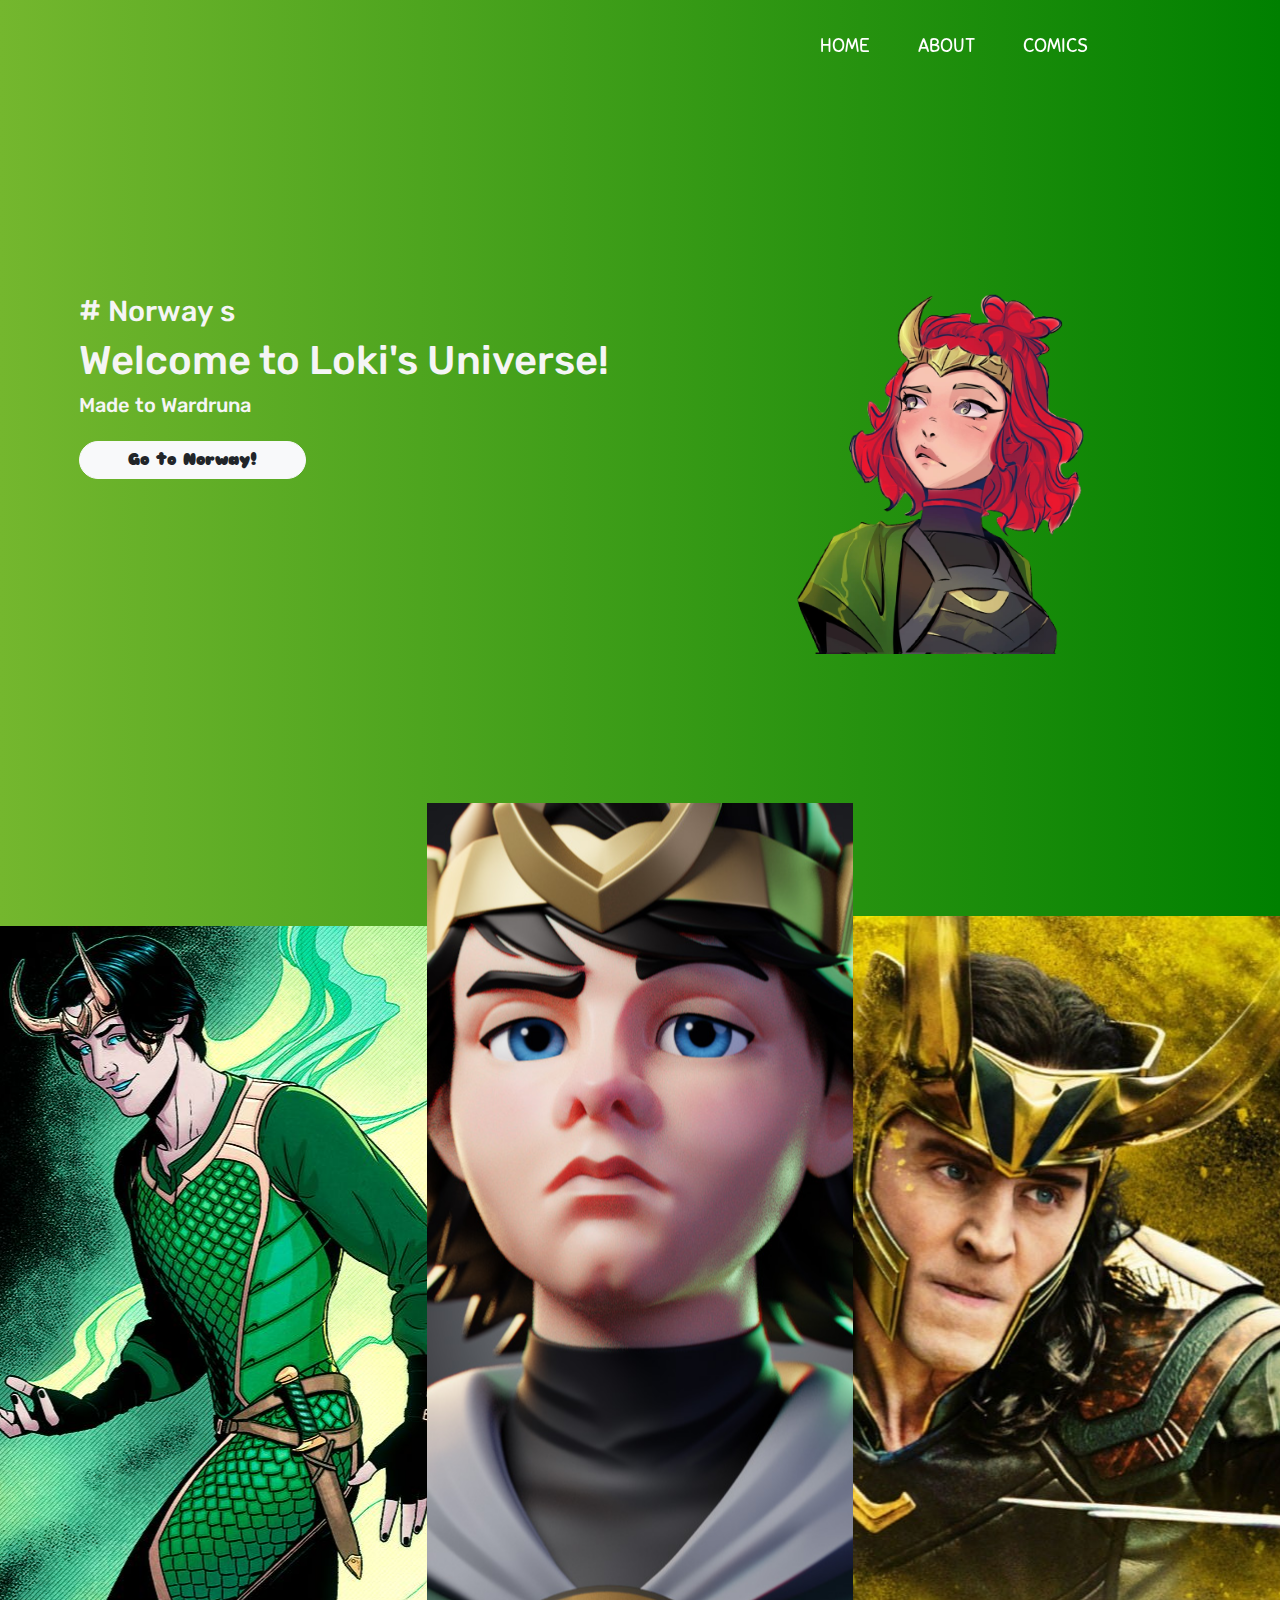
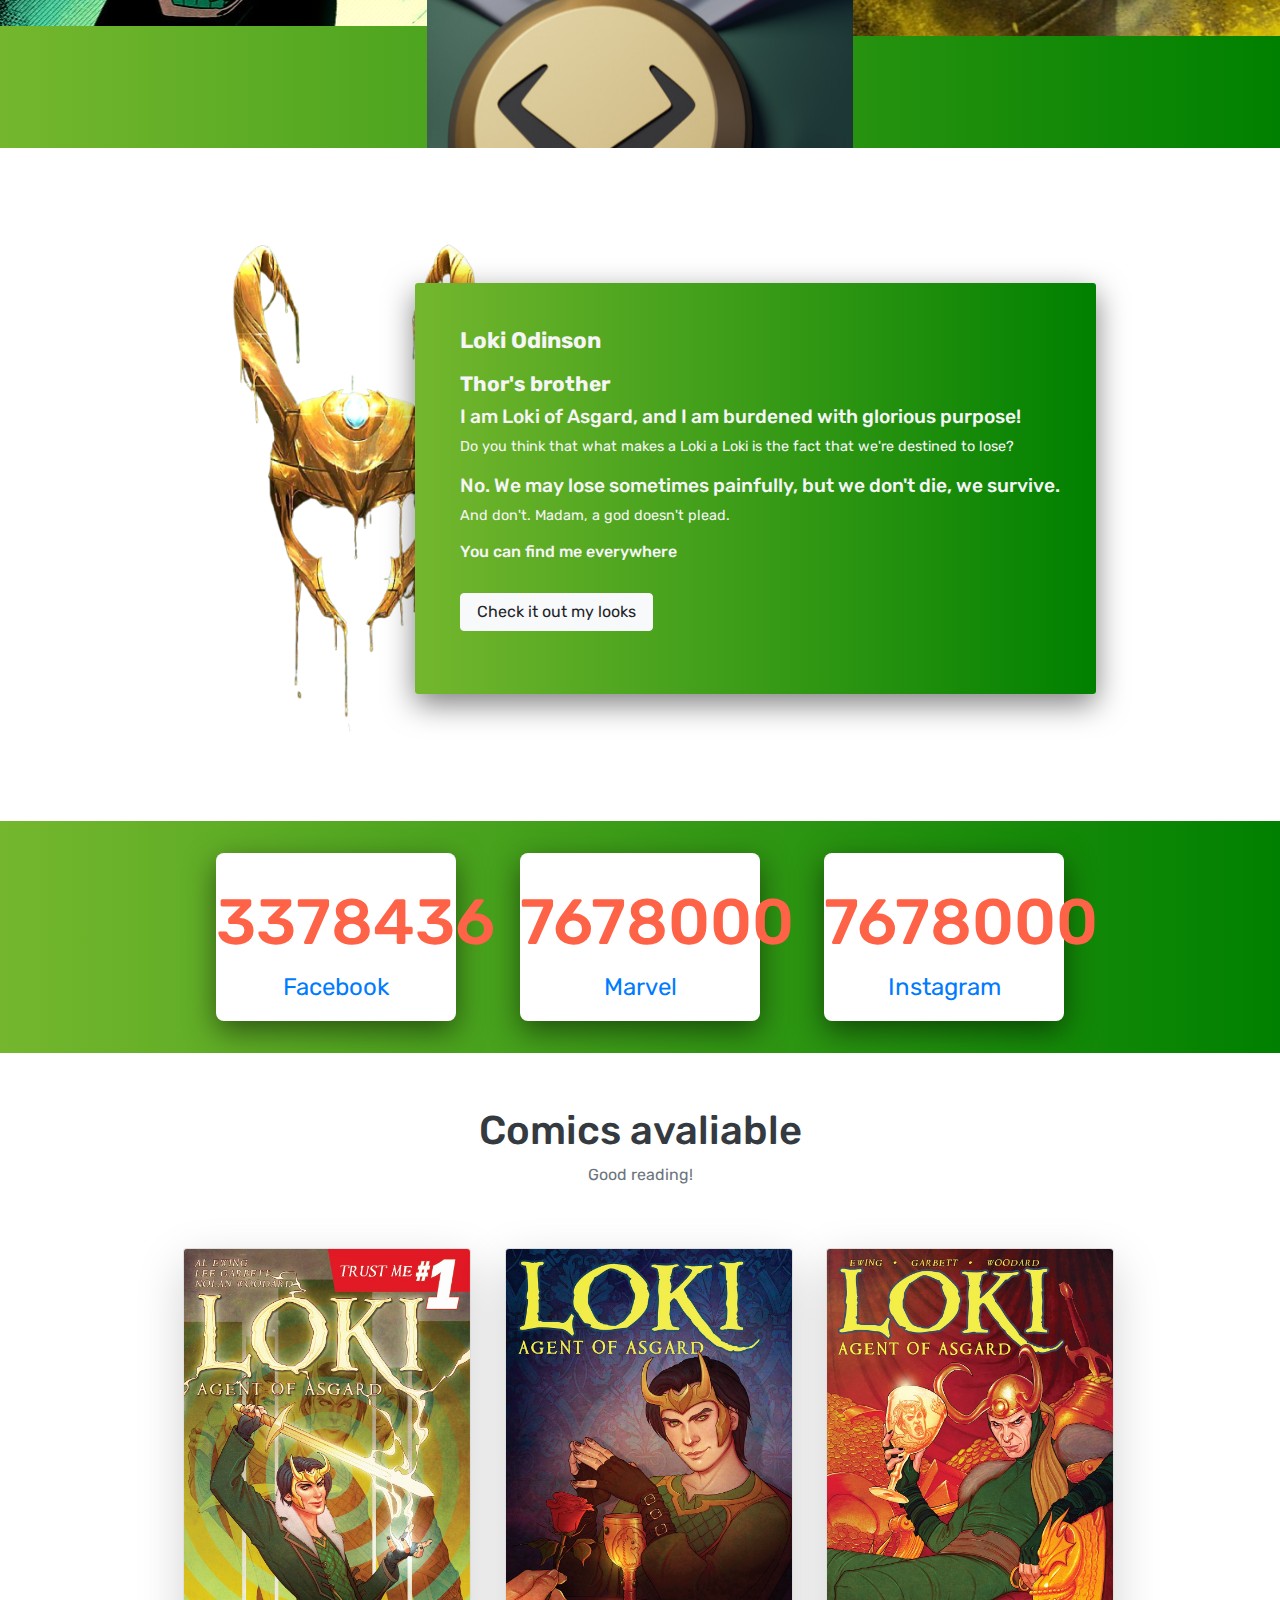
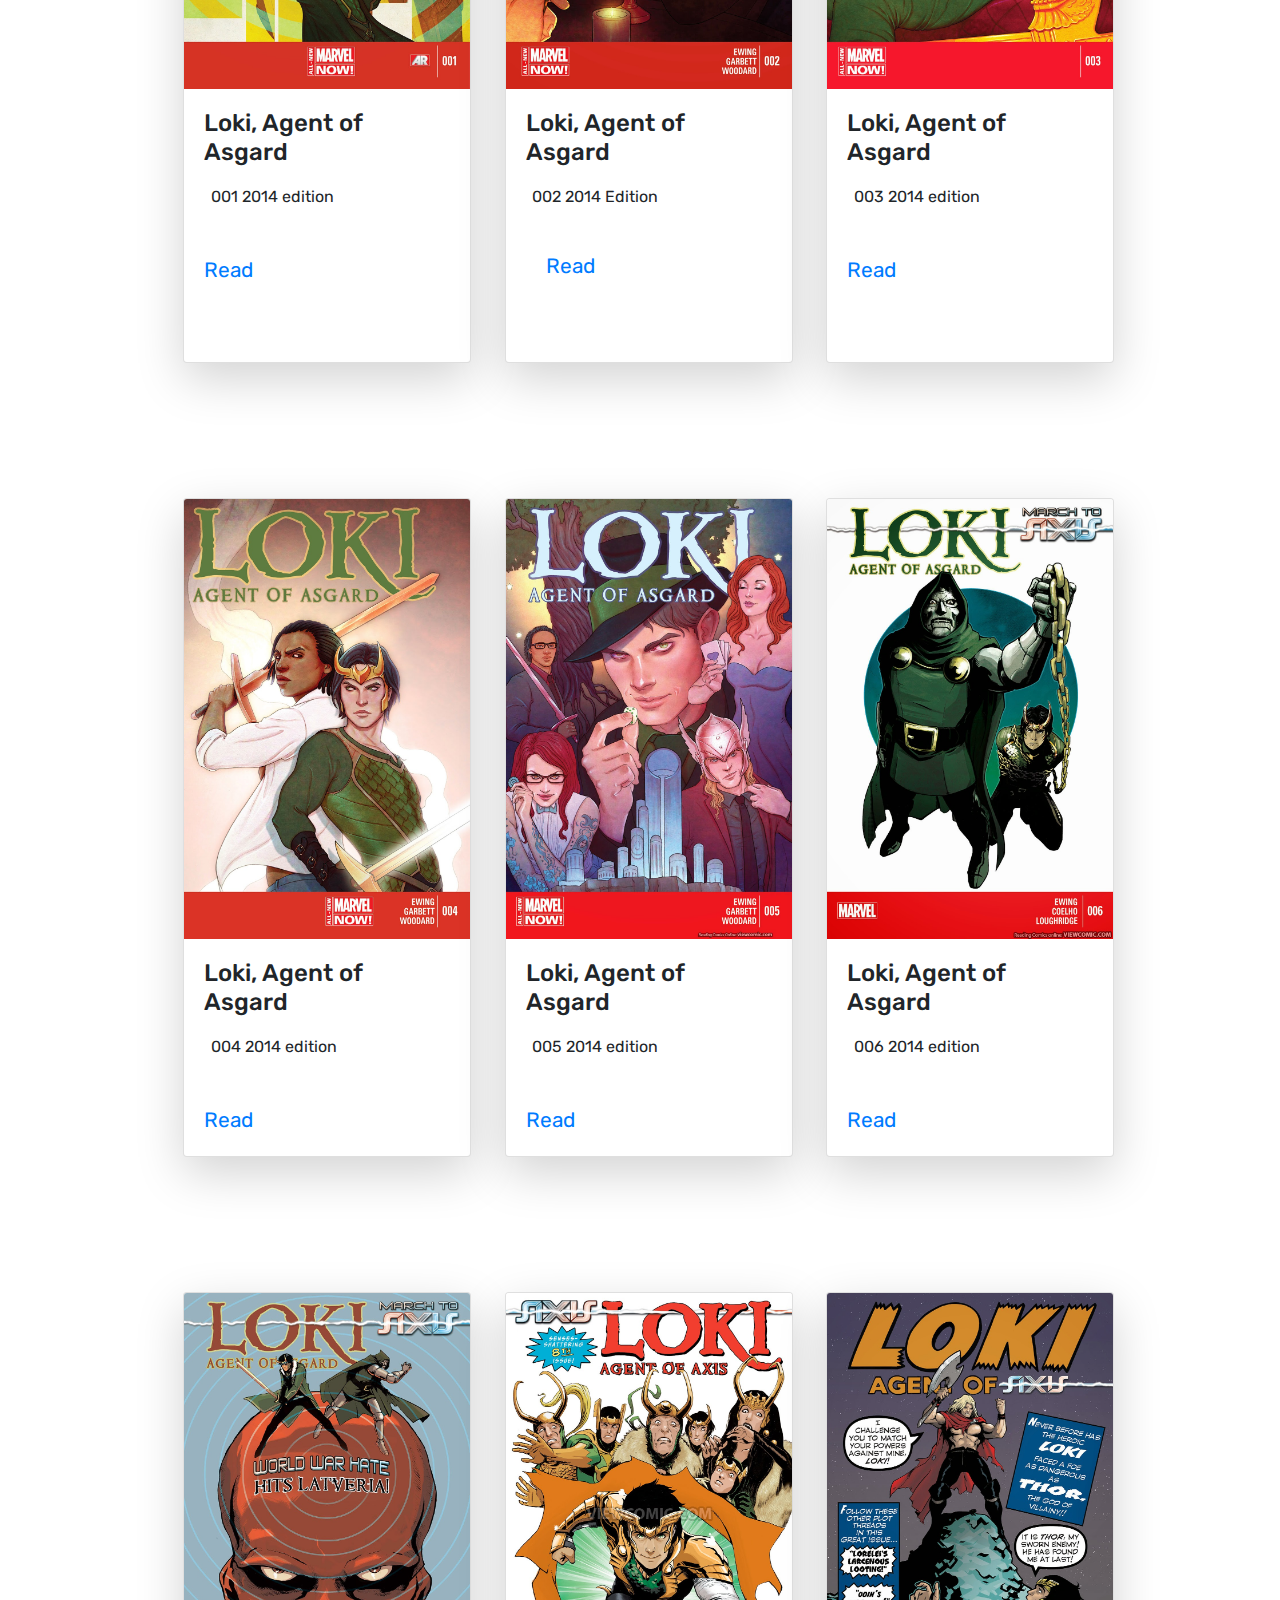
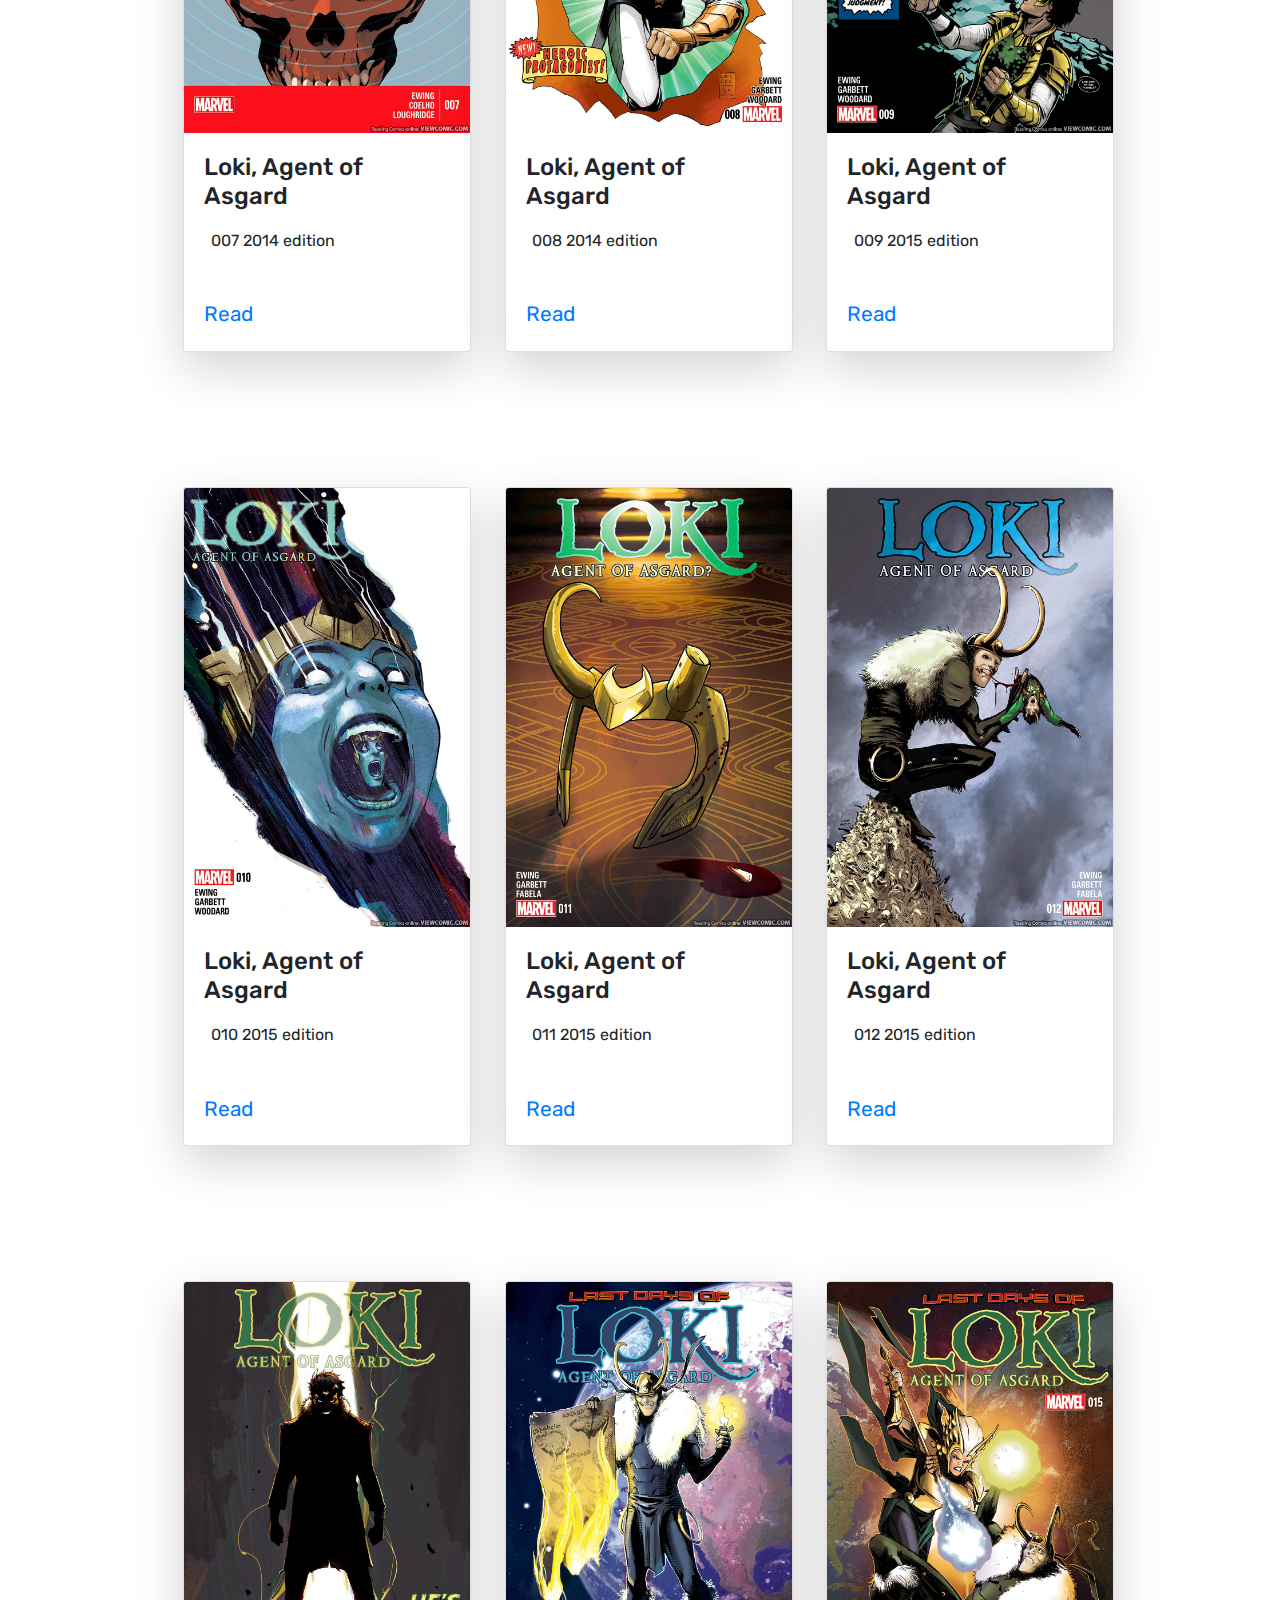
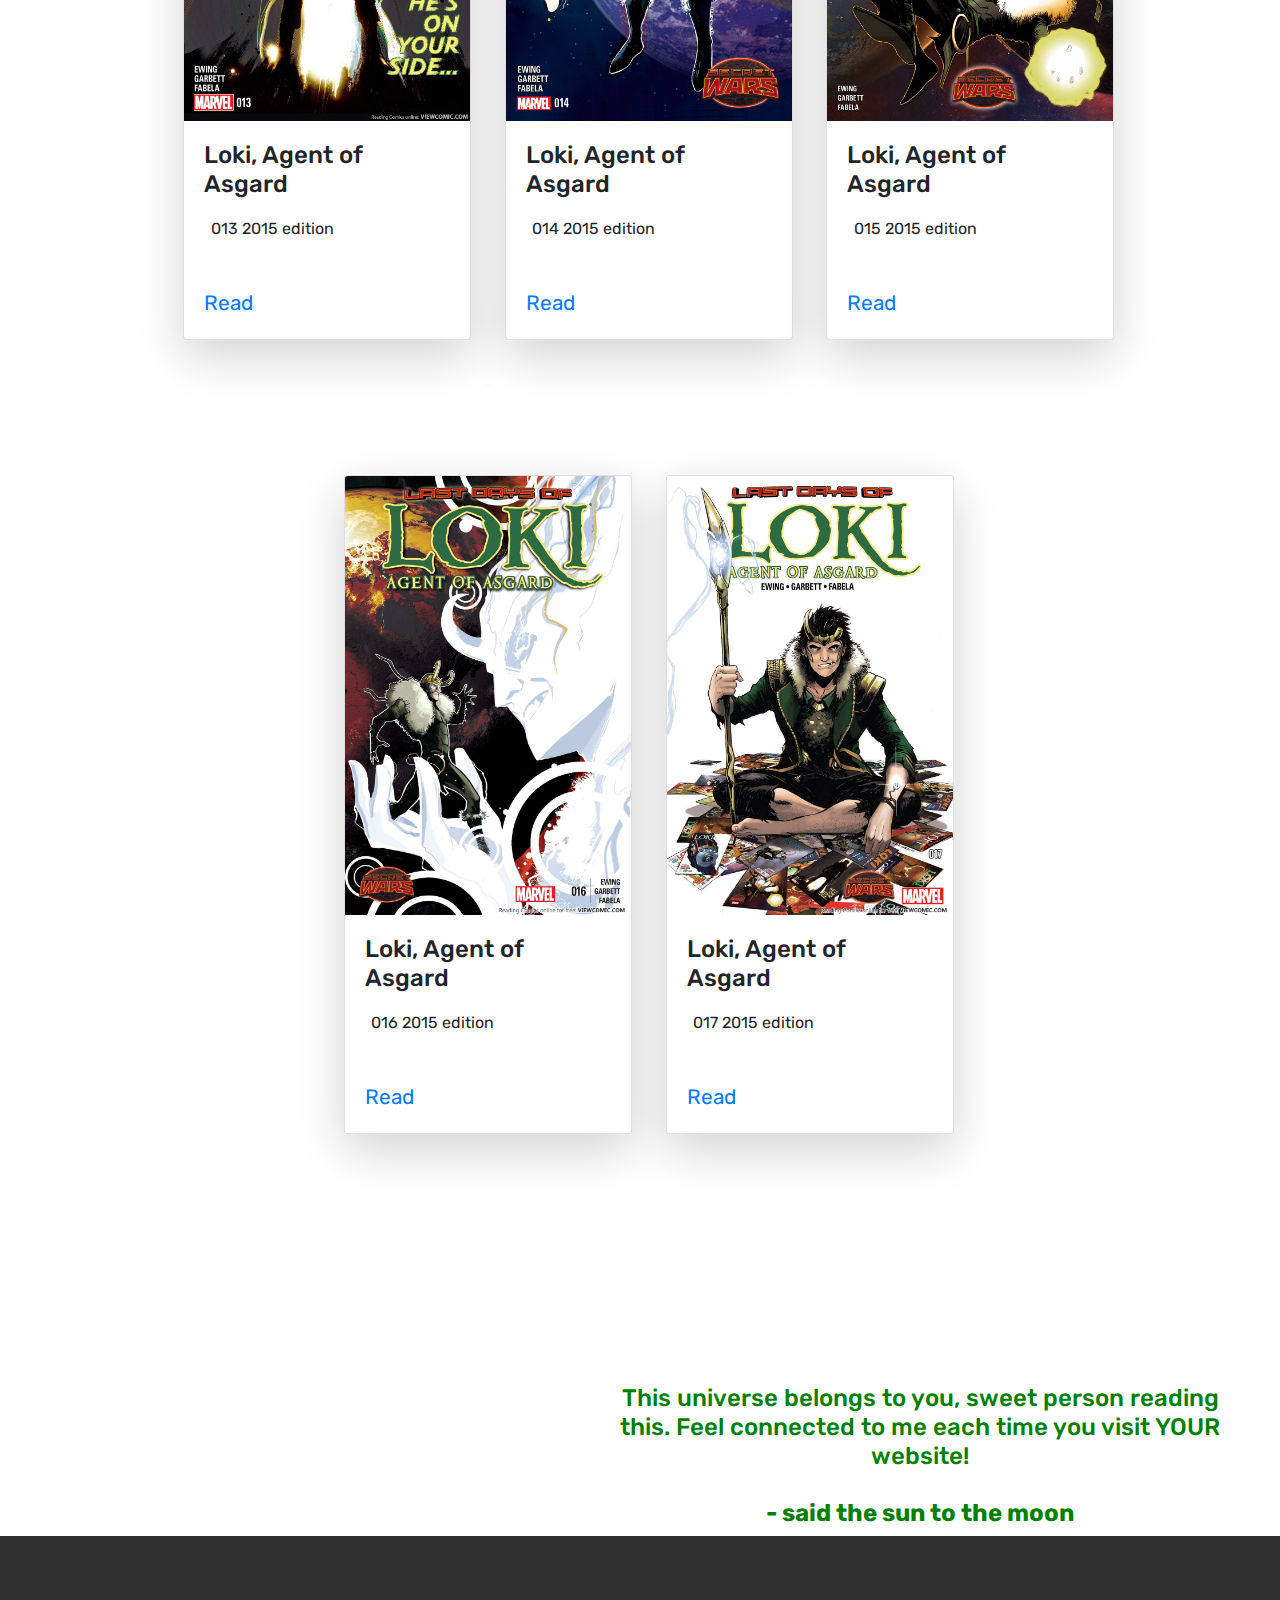
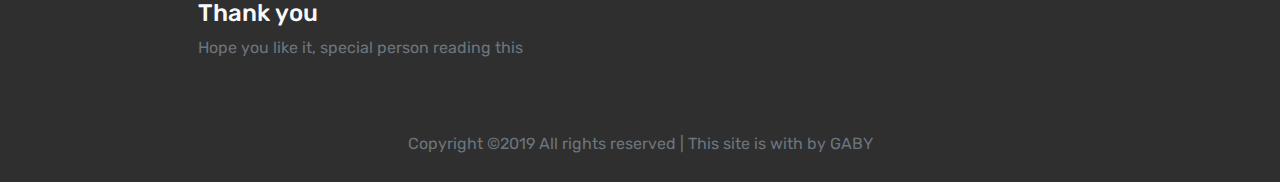
<file: Archives/index.html>
<!DOCTYPE html>
<html lang="en">
  <head>
    <meta charset="UTF-8" />
    <meta name="viewport" content="width=device-width, initial-scale=1.0" />
    <meta http-equiv="X-UA-Compatible" content="ie=edge" />

    <title>Loki's Universe</title>

    <link
      rel="stylesheet"
      href="https://stackpath.bootstrapcdn.com/bootstrap/4.3.1/css/bootstrap.min.css"
      integrity="sha384-ggOyR0iXCbMQv3Xipma34MD+dH/1fQ784/j6cY/iJTQUOhcWr7x9JvoRxT2MZw1T"
      crossorigin="anonymous"
    />
    <link
      rel="stylesheet"
      href="https://use.fontawesome.com/releases/v5.7.2/css/all.css"
      integrity="sha384-fnmOCqbTlWIlj8LyTjo7mOUStjsKC4pOpQbqyi7RrhN7udi9RwhKkMHpvLbHG9Sr"
      crossorigin="anonymous"
    />
    <link rel="stylesheet" type="text/css" href="src/style.css" />
    <link rel="stylesheet" href="src/mobile-style.css" />

    <link
      rel="icon" type="image/x-icon" href="assets/symbol-loki-removebg-preview.png"/>
  </head>

  <body>
    <button onclick="topFunction()" id="myBtn" title="Go to top">
      <i class="fa fa-chevron-up" aria-hidden="true"></i>
    </button>
    <script>
      var mybutton = document.getElementById("myBtn");
      window.onscroll = function () {
        scrollFunction();
      };
      function scrollFunction() {
        if (
          document.body.scrollTop > 300 ||
          document.documentElement.scrollTop > 300
        ) {
          mybutton.style.display = "block";
        } else {
          mybutton.style.display = "none";
        }
      }
      function topFunction() {
        window.scrollTo({ top: 0, behavior: "smooth" });
        document.documentElement.scrollTo({ top: 0, behavior: "smooth" });
      }
    </script>

    <header id="main-header">
      <div class="container-fluid p-0">
        <nav class="navbar navbar-expand-lg">
          <a class="navbar-brand" href="#">
          </a>
          <button
            class="navbar-toggler"
            type="button"
            data-toggle="collapse"
            data-target="#navbarNav"
            aria-controls="navbarNav"
            aria-expanded="false"
            aria-label="Toggle navigation"
          >
            <span class="navbar-toggler-icon"></span>
            <i class="fas fa-align-right text-light"></i>
          </button>
          <div class="collapse navbar-collapse" id="navbarNav">
            <div class="mr-auto"></div>
            <ul class="navbar-nav">
              <li class="nav-item active">
                <a class="nav-link" href="#main-header"
                  >HOME <span class="sr-only">(current)</span></a
                >
              </li>
              <li class="nav-item">
                <a class="nav-link" href="#main-about">ABOUT</a>
              </li>
              <li class="nav-item">
                <a class="nav-link" href="#main-project">COMICS</a>
              </li>
            </ul>
          </div>
        </nav>
      </div>
      <div class="container text-left header-ctr">
        <div class="row d-flex align-items-center">
          <div class="col-md-7 col-sm-12 header-text">
            <h2>
              #
              <a
                class="typewrite"
                data-period="2000"
                data-type='[ "Norway stan", "Obsessed with Loki.", "Lost in Hogwarts", "Black Widow and sometimes a moon" ]'
              >
                <span class="wrap"></span>
              </a>
            </h2>

            <h1>Welcome to Loki's Universe!</h1>
            <h5>
              Made to Wardruna
            </h5>

            <div class="text-left">
              <a
                class="button btn btn-light px-5 py-1.5 sayhi"
                href="Norway/index2.html"
                target="_top"
                >Go to Norway!</a
              >
            </div>
            <br />
            <br />
            <br />
          </div>
          <div class="col-md-5 col-sm-12 main-img h-25">
            <img src="assets/loki-gurl.png" alt="mac" />
          </div>
        </div>
      </div>
    </header>

    <main id="main-screen">
      <section class="section-1">
        <div class="screen">
          <div class="content-sec">
            <br/>
            <p>
              I am the echo of a scream. I am the magpie who wispers. I am the crime that will not be forgiven. And this is my sorry...
            </p>
            <p class="text-right">- Loki from comics</p>
          </div>
        </div>
        <div class="screen">
          <div class="content-sec">
            <p>
              If you knew me, even slightly, you'd know I never pay for what I've done.
            </p>
            <p class="text-right">- Kid Loki</p>
          </div>
        </div>
        <div class="screen">
          <div class="content-sec">
            <p>
              I know exactly who I am, and I'm going to make this world belongs to me
            </p>
            <p class="text-right">- Original Loki</p>
          </div>
        </div>
      </section>

      <section id="main-about" class="section-2">
        <div class="container text-center">
          <div class="row">
            <div class="col-md-6 col-12">
              <div class="pray">
                <img src="assets/symbol-loki-removebg-preview.png" alt="my-pic" />
              </div>
            </div>
            <div class="col-md-6 col-12">
              <div class="panel text-left">
                <h2>Loki Odinson</h2>
                <h3>Thor's brother</h3>
                <h4>I am Loki of Asgard, and I am burdened with glorious purpose!</h4>
                <p>
                  Do you think that what makes a Loki a Loki is the fact that we're destined to lose?
                </p>
                <h4>No. We may lose sometimes painfully, but we don't die, we survive.</h4>
                <p>
                  And don't. Madam, a god doesn't plead.
                </p>

                <h6>You can find me everywhere</h6>
                <br />

                <a class="btn btn-light px-3 py-1.5" href="https://www.marvel.com/watch/digital-series/marvel-top-10/loki-s-top-5-looks"
                  >Check it out my looks</a
                >
              </div>
            </div>
          </div>
        </div>
      </section>

      <section class="section-3 container-fluid p-0">
        <div class="container-fluid text-center">
          <div
            class="numbers d-flex flex-md-row flex-wrap justify-content-center"
          >
            <div class="rect">
              <h1>3378436</h1>
              <a href="https://www.facebook.com/lokiofficial/"
                ><p><i class="fab fa-facebook"></i> Facebook</p></a
              >
            </div>
            <div class="rect">
              <h1>7678000</h1>
              <a href="https://www.marvel.com/characters/loki" target="_blank"
                ><p><i class=""></i> Marvel</p></a
              >
            </div>
            <div class="rect">
              <h1>7678000</h1>
              <a href="https://www.instagram.com/officialloki/" target="_blank"
                ><p><i class="fab fa-instagram"></i> Instagram</p></a
              >
            </div>
          </div>
        </div>
      </section>

      <section id="main-project" class="section-4">
        <div class="container text-center">
          <h1 class="text-dark">Comics avaliable</h1>
          <p class="text-secondary">Good reading!<a href=""></a></p>
        </div>
        <div class="cards">
          <div class="d-flex flex-md-row flex-wrap justify-content-center">
            <div
              class="card mr-2 d-inline-block shadow-lg"
              style="width: 18rem"
            >
              <img src="assets/agent-ofasgard-2.jpg" class="card-img-top" alt="..." />
              <div class="card-body">
                <h4 class="card-title">Loki, Agent of Asgard</h4>
                <p class="card-text">
                  001 2014 edition
                </p>
              </div>
              <div class="card-body">
                <a href="https://readallcomics.com/loki-agent-asgard-001-2014/"
                  target="_blank"
                  class="card-link"
                  >Read</a
                >
              </div>
            </div>
            <div
              class="card mr-2 d-inline-block shadow-lg"
              style="width: 18rem"
            >
              <img src="assets/agent-of-asgard-2.0.jpg" class="card-img-top" alt="..."/>
              <div class="card-body">
                <h4 class="card-title">Loki, Agent of Asgard</h4>
                    <p class="card-text">
                      002 2014 Edition
                    </p>
                    <div class="card-body">
                        <a href="https://readallcomics.com/loki-agent-of-asgard-002-2014/"
                          target="_blank"
                          class="card-link"
                          >Read</a
                        >
                  </div>
              </div>
              <div class="card-body">
                <a href="https://readallcomics.com/loki-agent-of-asgard-03-2014/" class="card-link"></a>
              </div>
            </div>
            <div
              class="card mr-2 d-inline-block shadow-lg"
              style="width: 18rem"
            >
              <img src="assets/agent-of-asgard-3.jpg" class="card-img-top" alt="..."/>
              <div class="card-body">
                <h4 class="card-title">Loki, Agent of Asgard</h4>
                <p class="card-text"> 003 2014 edition</p>
              </div>
              <div class="card-body">
                <a href="https://readallcomics.com/loki-agent-of-asgard-003-2014/" class="card-link">Read</a
                    >
              </div>
            </div>
            <div
              class="card mr-2 d-inline-block shadow-lg"
              style="width: 18rem"
            >
              <img src="assets/agent-of-asgard-4.jpg" class="card-img-top" alt="..."/>
              <div class="card-body">
                <h4 class="card-title">Loki, Agent of Asgard</h4>
                <p class="card-text"> 004 2014 edition</p>
              </div>
              <div class="card-body">
                <a href="https://readallcomics.com/loki-agent-of-asgard-004-2014/" class="card-link">Read</a
                    >
              </div>
            </div>
            <div
              class="card mr-2 d-inline-block shadow-lg"
              style="width: 18rem"
            >
              <img src="assets/agent-of-asgard-5.jpg" class="card-img-top" alt="..."/>
              <div class="card-body">
                <h4 class="card-title">Loki, Agent of Asgard</h4>
                <p class="card-text"> 005 2014 edition</p>
              </div>
              <div class="card-body">
                <a href="https://readallcomics.com/loki-agent-of-asgard-005-2014/" class="card-link">Read</a
                    >
              </div>
            </div>
            <div
              class="card mr-2 d-inline-block shadow-lg"
              style="width: 18rem"
            >
              <img src="assets/agent-ofasgard-6.jpg" class="card-img-top" alt="..."/>
              <div class="card-body">
                <h4 class="card-title">Loki, Agent of Asgard</h4>
                <p class="card-text"> 006 2014 edition</p>
              </div>
              <div class="card-body">
                <a href="https://readallcomics.com/loki-agent-of-asgard-006-2014/" class="card-link">Read</a
                    >
              </div>
            </div>
            <div
              class="card mr-2 d-inline-block shadow-lg"
              style="width: 18rem"
            >
              <img src="assets/agent-ofasgard-7.jpg" class="card-img-top" alt="..."/>
              <div class="card-body">
                <h4 class="card-title">Loki, Agent of Asgard</h4>
                <p class="card-text"> 007 2014 edition</p>
              </div>
              <div class="card-body">
                <a href="https://readallcomics.com/loki-agent-of-asgard-007-2014/" class="card-link">Read</a
                    >
              </div>
            </div>
            <div
              class="card mr-2 d-inline-block shadow-lg"
              style="width: 18rem"
            >
              <img src="assets/agent-ofasgard-8.jpg" class="card-img-top" alt="..."/>
              <div class="card-body">
                <h4 class="card-title">Loki, Agent of Asgard</h4>
                <p class="card-text"> 008 2014 edition</p>
              </div>
              <div class="card-body">
                <a href="https://readallcomics.com/loki-agent-of-asgard-008-2014/" class="card-link">Read</a
                    >
              </div>
            </div>
            <div
              class="card mr-2 d-inline-block shadow-lg"
              style="width: 18rem"
            >
              <img src="assets/agent-ofasgard-9.jpg" class="card-img-top" alt="..."/>
              <div class="card-body">
                <h4 class="card-title">Loki, Agent of Asgard</h4>
                <p class="card-text"> 009 2015 edition</p>
              </div>
              <div class="card-body">
                <a href="https://readallcomics.com/loki-agent-of-asgard-009-2015/" class="card-link">Read</a
                    >
              </div>
            </div>
            <div
              class="card mr-2 d-inline-block shadow-lg"
              style="width: 18rem"
            >
              <img src="assets/agent-ofasgard-10.jpg" class="card-img-top" alt="..."/>
              <div class="card-body">
                <h4 class="card-title">Loki, Agent of Asgard</h4>
                <p class="card-text"> 010 2015 edition</p>
              </div>
              <div class="card-body">
                <a href="https://readallcomics.com/loki-agent-of-asgard-010-2015/" class="card-link">Read</a
                    >
              </div>
            </div>
            <div
              class="card mr-2 d-inline-block shadow-lg"
              style="width: 18rem"
            >
              <img src="assets/agent-ofasgard-11.jpg" class="card-img-top" alt="..."/>
              <div class="card-body">
                <h4 class="card-title">Loki, Agent of Asgard</h4>
                <p class="card-text"> 011 2015 edition</p>
              </div>
              <div class="card-body">
                <a href="https://readallcomics.com/loki-agent-of-asgard-011-2015/" class="card-link">Read</a
                    >
              </div>
            </div>
            <div
              class="card mr-2 d-inline-block shadow-lg"
              style="width: 18rem"
            >
              <img src="assets/agent-ofasgard-12.jpg" class="card-img-top" alt="..."/>
              <div class="card-body">
                <h4 class="card-title">Loki, Agent of Asgard</h4>
                <p class="card-text"> 012 2015 edition</p>
              </div>
              <div class="card-body">
                <a href="https://readallcomics.com/loki-agent-of-asgard-012-2015/" class="card-link">Read</a
                    >
              </div>
            </div>
            <div
              class="card mr-2 d-inline-block shadow-lg"
              style="width: 18rem"
            >
              <img src="assets/agent-ofasgard-13.jpg" class="card-img-top" alt="..."/>
              <div class="card-body">
                <h4 class="card-title">Loki, Agent of Asgard</h4>
                <p class="card-text"> 013 2015 edition</p>
              </div>
              <div class="card-body">
                <a href="https://readallcomics.com/loki-agent-of-asgard-013-2015/" class="card-link">Read</a
                    >
              </div>
            </div>
            <div
              class="card mr-2 d-inline-block shadow-lg"
              style="width: 18rem"
            >
              <img src="assets/agent-ofasgard-14.jpg" class="card-img-top" alt="..."/>
              <div class="card-body">
                <h4 class="card-title">Loki, Agent of Asgard</h4>
                <p class="card-text"> 014 2015 edition</p>
              </div>
              <div class="card-body">
                <a href="https://readallcomics.com/loki-agent-of-asgard-014-2015/" class="card-link">Read</a
                    >
              </div>
            </div>
            <div
              class="card mr-2 d-inline-block shadow-lg"
              style="width: 18rem"
            >
              <img src="assets/agent-ofasgard-15.jpg" class="card-img-top" alt="..."/>
              <div class="card-body">
                <h4 class="card-title">Loki, Agent of Asgard</h4>
                <p class="card-text"> 015 2015 edition</p>
              </div>
              <div class="card-body">
                <a href="https://readallcomics.com/loki-agent-of-asgard-015-2015/" class="card-link">Read</a
                    >
              </div>
            </div>
            <div
            class="card mr-2 d-inline-block shadow-lg"
            style="width: 18rem"
          >
            <img src="assets/agent-ofasgard-16.jpg" class="card-img-top" alt="..."/>
            <div class="card-body">
              <h4 class="card-title">Loki, Agent of Asgard</h4>
              <p class="card-text"> 016 2015 edition</p>
            </div>
            <div class="card-body">
              <a href="https://readallcomics.com/loki-agent-of-asgard-016-2015/" class="card-link">Read</a
                  >
            </div>
          </div>
          <div
            class="card mr-2 d-inline-block shadow-lg"
            style="width: 18rem"
          >
            <img src="assets/agent-ofasgard-17.jpg" class="card-img-top" alt="..."/>
            <div class="card-body">
              <h4 class="card-title">Loki, Agent of Asgard</h4>
              <p class="card-text"> 017 2015 edition</p>
            </div>
            <div class="card-body">
              <a href="https://readallcomics.com/loki-agent-of-asgard-017-2015/" class="card-link">Read</a
                  >
            </div>
          </div>
          </div>
        </div>
      </section>
        <div class="quote">
          <h4>
            This universe belongs to you, sweet person reading this. 
            Feel connected to me each time you visit YOUR website!
            <br />
            <br /><b>- said the sun to the moon </b>
          </h4>
        </div>
      </section>
    </main>

    <footer>
      <div class="container-fluid p-0">
        <div class="row text-left">
          <div class="col-md-9">
            <h4 class="text-light">Thank you</h4>
            <p class="text-muted">Hope you like it, special person reading this
               <i class="fas fa-heart"></i>
            </p>
          </div>
        </div>
      </div>
      <div class="pt-5 text-center">
        <p class="pt-2 text-muted">
          Copyright ©2019 All rights reserved | This site is
          <i class="fas fa-code"></i> with <i class="fas fa-heart"></i> by
          
            <span> GABY </span></a
          >
        </p>
      </div>
    </footer>

    <script src="https://cdnjs.cloudflare.com/ajax/libs/jquery/3.4.1/jquery.min.js"></script>
    <script
      src="https://cdnjs.cloudflare.com/ajax/libs/popper.js/1.14.7/umd/popper.min.js"
      integrity="sha384-UO2eT0CpHqdSJQ6hJty5KVphtPhzWj9WO1clHTMGa3JDZwrnQq4sF86dIHNDz0W1"
      crossorigin="anonymous"
    ></script>
    <script
      src="https://stackpath.bootstrapcdn.com/bootstrap/4.3.1/js/bootstrap.min.js"
      integrity="sha384-JjSmVgyd0p3pXB1rRibZUAYoIIy6OrQ6VrjIEaFf/nJGzIxFDsf4x0xIM+B07jRM"
      crossorigin="anonymous"
    ></script>
    <script src="src/main.js"></script>
  </body>
</html>
</file>
<file: Archives/src/style.css>
@import url("https://fonts.googleapis.com/css?family=Acme|Lobster|Patua+One|Rubik|Sniglet&display=swap");

:root {
  --Snigle-font: "sniglet", cursive;
  --Rubik: "Rubik", cursive;
  --bggradient: linear-gradient(90deg, #74b72e 0%, green 100%);
}

* {
  box-sizing: border-box;
  font-family: var(--Rubik);
  scroll-behavior: smooth;
}

html {
  scroll-behavior: smooth !important;
}

header,
section {
  overflow-x: hidden;
}

body {
  margin: 0;
  padding: 0;
}

header a {
  font-family: var(--Snigle-font);
  font-size: 0.9em;
  color: whitesmoke;
}

header {
  background: var(--bggradient);
}

header .nav-item:last-child {
  padding-right: 10.5em;
}

header .nav-item {
  padding: 1em;
}

header .nav-link {
  font-size: 1.2em;
  background: white;
  background-size: 200%;
  -webkit-background-clip: text;
  background-clip: text;
  -webkit-text-fill-color: transparent;
  transition: 0.3s ease-out;
}

header .navbar-brand {
  display: flex;
    justify-content: space-between;
    align-items: center;
    flex-wrap: wrap;
}

header .nav-link:hover {
  background-position: -100%;
  transform: rotate(10deg);
}

header .row .col-md-7 {
  padding: 22vmin 1vmin;
  padding-bottom: 28vmin;
  font-family: var(--Rubik);
  color: whitesmoke;
}

header .row .col-md-5 {
  padding: 4.2vmin 1vmin;
}

header .row .col-md-5 img {
  width: 90%;
}

header .container .col-md-7 {
  font-family: "Rubik", sans-serif;
}

header .container .col-md-7 h4 {
  padding: 1vmin;
  letter-spacing: 1.2px;
}

header .btn {
  border-radius: 30px;
  margin-top: 1em;
  font-weight: bold;
}

/********** section 1 **************/

.section-1 {
  position: relative;
  height: 105vh;
  display: flex;
  background: var(--bggradient);
}

.section-1 .screen {
  position: relative;
  flex-grow: 2;
  display: flex;
  justify-content: flex-end;
  align-items: flex-end;
  overflow: hidden;
  transition: 1s;
}

.section-1 .screen:nth-child(1) {
  background-image: url("../assets/loki-comics.jpg");
  background-repeat: no-repeat;
  background-position: center;
}
.section-1 .screen:nth-child(2) {
  background-image: url("../assets/loki-kid-hd.jpeg");
  background-repeat: no-repeat;
  background-position: center;
}
.section-1 .screen:nth-child(3) {
  background-image: url("../assets/loki-origin.jpg");
  background-repeat: no-repeat;
  background-position: center;
}
.section-1 .screen:hover {
  flex-grow: 5;
  opacity: 1;
}

.section-1 .screen .content-sec {
  position: absolute;
  width: 350px;
  height: auto;
  background: var(--bggradient);
  padding: 25px;
  box-sizing: border-box;
  transform: translateX(100%);
  transition: 0.2s;
  text-align: justify;
}
.section-1 .screen:hover .content-sec {
  transform: translateX(0);
  transition-delay: 0.4s;
}

.section-1 .screen .content-sec p {
  color: whitesmoke;
  font-family: var(--Rubik);
  margin: 0;
  padding: 0;
}

/********** section 2 **************/

.section-2 {
  padding: 8vmin 0vmin;
  min-height: 530px;
}

.section-2 .row .col-md-6 .pray img {
  width: 65%;
  border-radius: 0.2em;
}

.section-2 .row .col-md-6:last-child {
  position: relative;
}

.section-2 .row .col-md-6 .panel {
  position: absolute;
  top: 7vmin;
  left: -25vmin;
  background: var(--bggradient);
  border-radius: 3px;
  text-align: left;
  padding: 4vmin 4vmin 7vmin 5vmin;
  box-shadow: 0 10px 30px rgba(0, 0, 0, 0.5);
  font-family: var(--Rubik);
  z-index: 1;
}

.section-2 .row .col-md-6 .panel h2 {
  font-weight: bold;
  padding: 0.4em 0;
  color: whitesmoke;
  font-size: 1.4em;
}

.section-2 .row .col-md-6 .panel h3 {
  color: whitesmoke;
  font-size: 1.3em;
  font-weight: bold;
}

.section-2 .row .col-md-6 .panel h4 {
  color: whitesmoke;
  font-size: 1.2em;
}

.section-2 .row .col-md-6 .panel h6 {
  color: whitesmoke;
  font-size: 1em;
}

.section-2 .row .col-md-6 .panel p {
  color: whitesmoke;
  font-size: 0.9em;
}

/********** section 3 **************/

.numbers .rect {
  position: relative;
  z-index: 1;
  background: white;
  width: 15rem;
  height: auto;
  padding-top: 3.5vmin;
  margin: 2rem;
  border-radius: 0.5em;
  box-shadow: 0 10px 30px rgba(0, 0, 0, 0.5);
}

.numbers .rect h1 {
  font-size: 4rem;
  color: tomato;
}

.numbers .rect p {
  font-family: var(--Rubik);
  font-size: 1.5rem;
}

.section-3 {
  background: #dd2476;
  background: var(--bggradient);
}

/********** section 4 **************/
.section-4 .container {
  padding-top: 6vmin;
}

.section-4 .container .secondary-text {
  font-size: 3vmin;
}

.section-4 .card {
  width: 22em;
  margin: 1.6em;
  margin-top: 5vmin;
  margin-bottom: 10vmin;
  transition: transform 0.3s ease-in-out;
}
.section-4 .card:hover {
  transform: scale(1.05);
}

.section-4 .card .card-text {
  padding: 0.4em;
}

.section-4 .card-body > a {
  font-size: 1.3em;
}

/********** section 5 **************/

.section-5 {
  padding-top: 7vmin;
  padding-bottom: 10vmin;
  background-position: center;
  background: var(--bggradient);
  margin: auto;
}
.section-5 .contact .btn {
  margin-top: 10px;
  background: #ff006a;
  color: #fff;
  padding: 12px 24px;
  border: none;
  outline: none;
  border-radius: 30px;
  font-weight: 500;
  font-size: 16px;
  transition: 0.5s;
}
.section-5 .contact .btn:hover {
  background: #dd2476;
}

.quote {
  width: 50%;
  margin-left: auto;
  margin-right: 40px;
  padding-top: 10em;

  text-align: center;
  color: green;
  padding-top: 10em;
  font-weight: 500;
  font-size: 16px;
}

/********** footer **************/

footer {
  background: rgba(0, 0, 0, 0.815);
  overflow-x: hidden;
  padding: 7vmin 22vmin;
  padding-bottom: 10px;
}

footer .sp {
  color: #ff512f;
}

footer input {
  border: none !important;
}

footer input::placeholder {
  color: white !important;
}

footer .input-group .input-group-text {
  background: var(--bggradient);
  border: none;
}

footer .column i {
  color: #dd2476;
  margin: 0.4rem;
  font-size: 2em;
  transition: color 0.3s linear;
}
footer .column i:hover {
  color: #ff4e9e;
}

footer p.gmail {
  color: #dd2476;
  transition: color 0.3s linear;
}

footer .column i + i {
  padding: 0 0.5em;
}

.sticky {
  position: fixed;
  top: 0;
  width: 100%;
  height: 3em;
  background: rgba(0, 0, 0, 0.5);
  z-index: 9999;
  transition: all 1.5s ease;
}
#myBtn {
  display: none;
  position: fixed;
  height: 40px;
  width: 40px;
  z-index: 100;
  bottom: 55px;
  right: 30px;
  font-size: 20px;
  border: none;
  outline: none;
  background-color: grey;
  color: #ffff;
  cursor: pointer;
  padding: 0px;
  border-radius: 50%;
}

#myBtn:hover {
  background-color: #404040;
}
</file>
<file: Archives/src/mobile-style.css>
@media only screen and (max-width: 768px) {
    header .navbar-brand {
      padding-left: 1rem;
      font-size: 1.4em;
    }
  
    header .nav-item {
      padding: 0.5em;
    }
  
    header .nav-link {
      font-size: 1em;
    }
  
    header .nav-link:hover {
      transform: rotate(0deg);
    }
  
    header .row {
      margin-left: 1em;
    }
  
    header .row .col-md-7 h1 {
      color: white;
      font-size: 1.5rem;
    }
  
    header .row .col-md-7 h4 {
      color: white;
      font-size: 1.1rem;
      margin-right: 1.3em;
    }
  
    .header-ctr {
      display: block;
      margin-left: 0;
      padding-left: 0;
    }
  
    .header-text h2 {
      font-size: 28px;
    }
  
    header .btn {
      border-radius: 30px;
      margin-top: 0em;
      font-weight: bold;
    }
  
    .section-1 .screen .content-sec {
      width: 0px;
      height: 0px;
      background: transparent;
    }
    .section-1 .screen .content-sec p {
      font-size: 0px;
    }
    .section-1 .screen:nth-child(1) {
      background-image: url("../assets/loki-comics.jpg");
      background-repeat: no-repeat;
      background-position: center;
      background-size: 350%;
    }
    .section-1 .screen:nth-child(2) {
      background-image: url("../assets/loki-kid-hd.jpeg");
      background-repeat: no-repeat;
      background-position: center;
      background-size: 350%;
    }
    .section-1 .screen:nth-child(3) {
      background-image: url("../assets/loki-origin.jpg");
      background-repeat: no-repeat;
      background-position: center;
      background-size: 350%;
    }
  
    .section-2 .row .col-md-6 .panel {
      position: initial;
      width: initial;
      height: initial;
    }
  
    .section-2 .row .col-md-6 .pray img {
      margin-bottom: 3em;
      margin-top: 1em;
    }
  
    .cards {
      margin: 40px 0;
    }
  
    .section-4 .card {
      margin: 1em 0.5em;
      width: 20rem;
    }
  
    .section-4 .container h1 {
      font-size: 1.7em;
    }
  
    .section-5 .contact {
      position: initial;
      width: initial;
      height: initial;
      width: 80%;
      margin-left: 40px;
      margin-bottom: 75px;
      margin-top: 15px;
    }
  
    .section-5 .contact h2 {
      font-size: 1.4em;
    }
  
    .section-5 .contact .btn {
      font-size: 12px;
    }
  
    .quote {
      text-align: center;
      width: 100%;
      padding-left: 2em;
      padding-right: 2em;
      padding-top: 1em;
    }
  
    footer .row .col-md-2 {
      margin-top: 5vmin;
    }
  
    footer {
      padding: 10vmin 12vmin 5vmin 12vmin;
    }
  
    .sticky {
      position: absolute;
    }
  }
</file>
